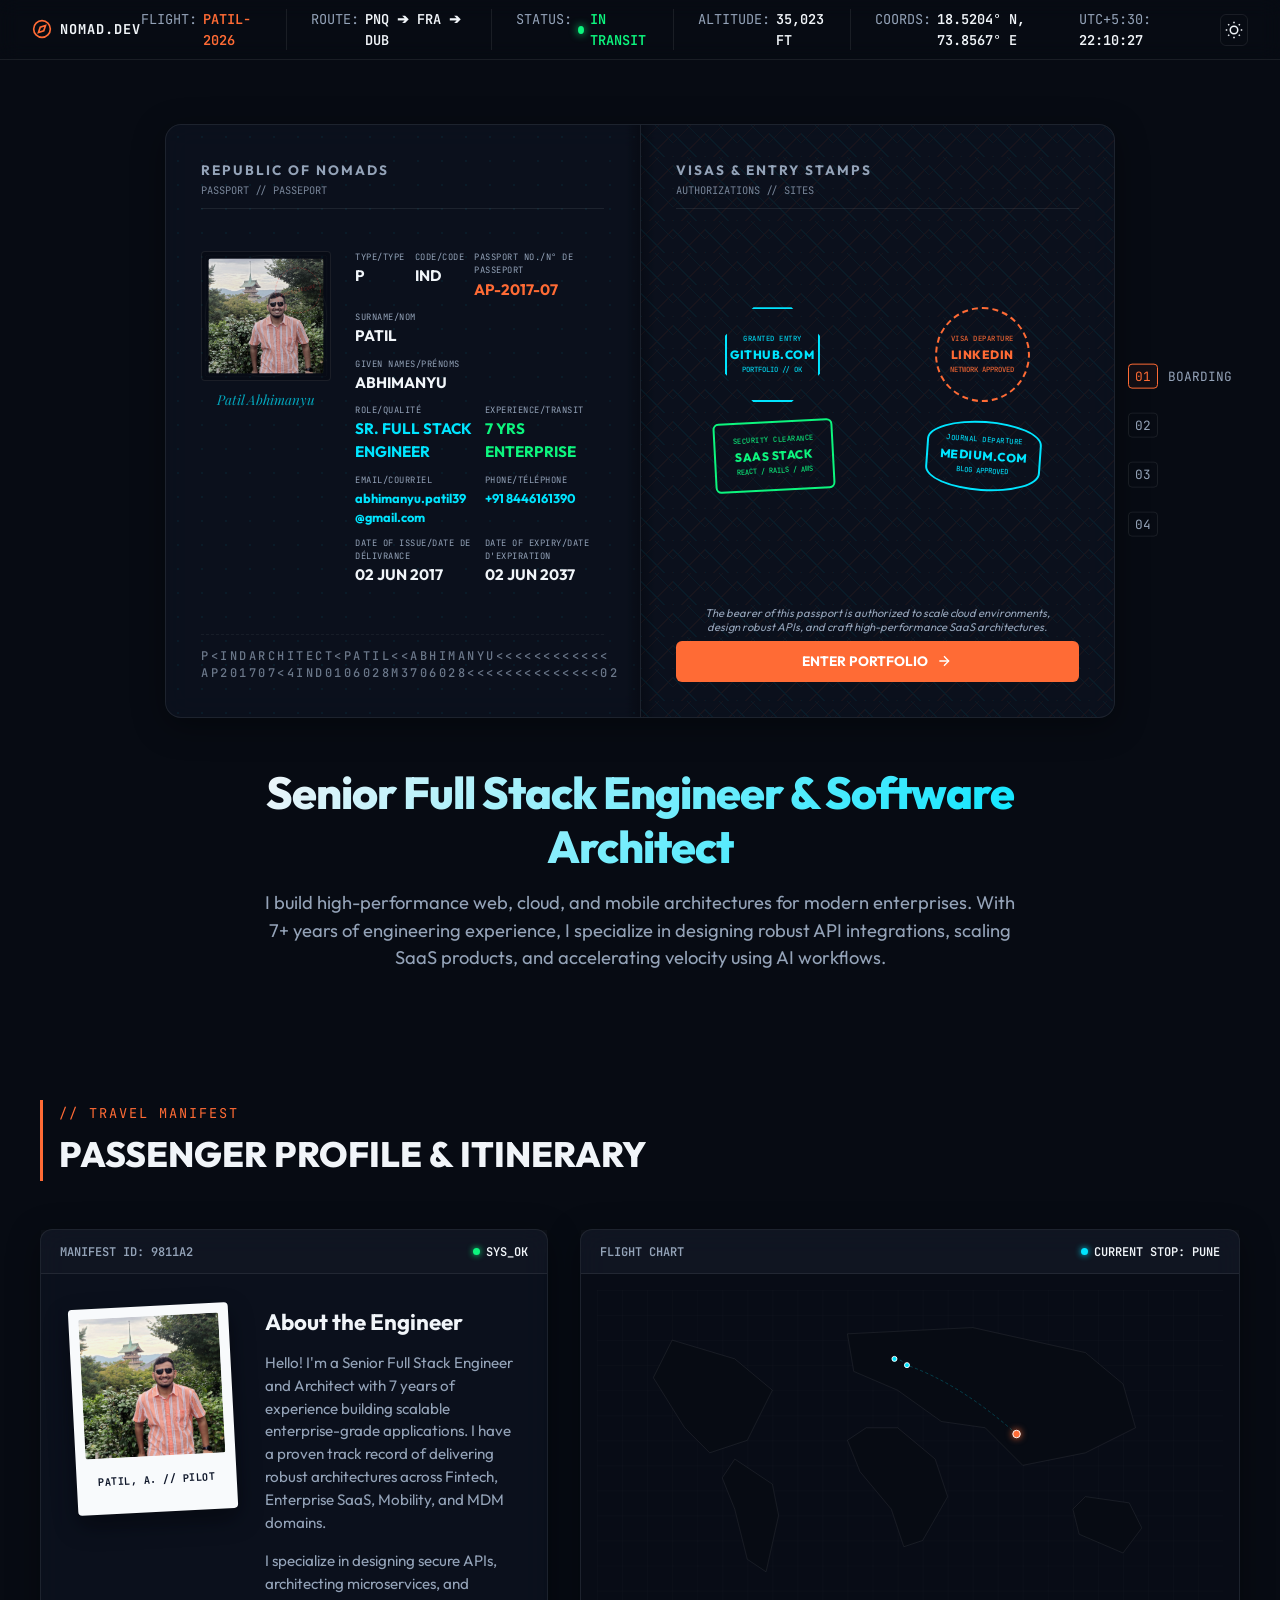
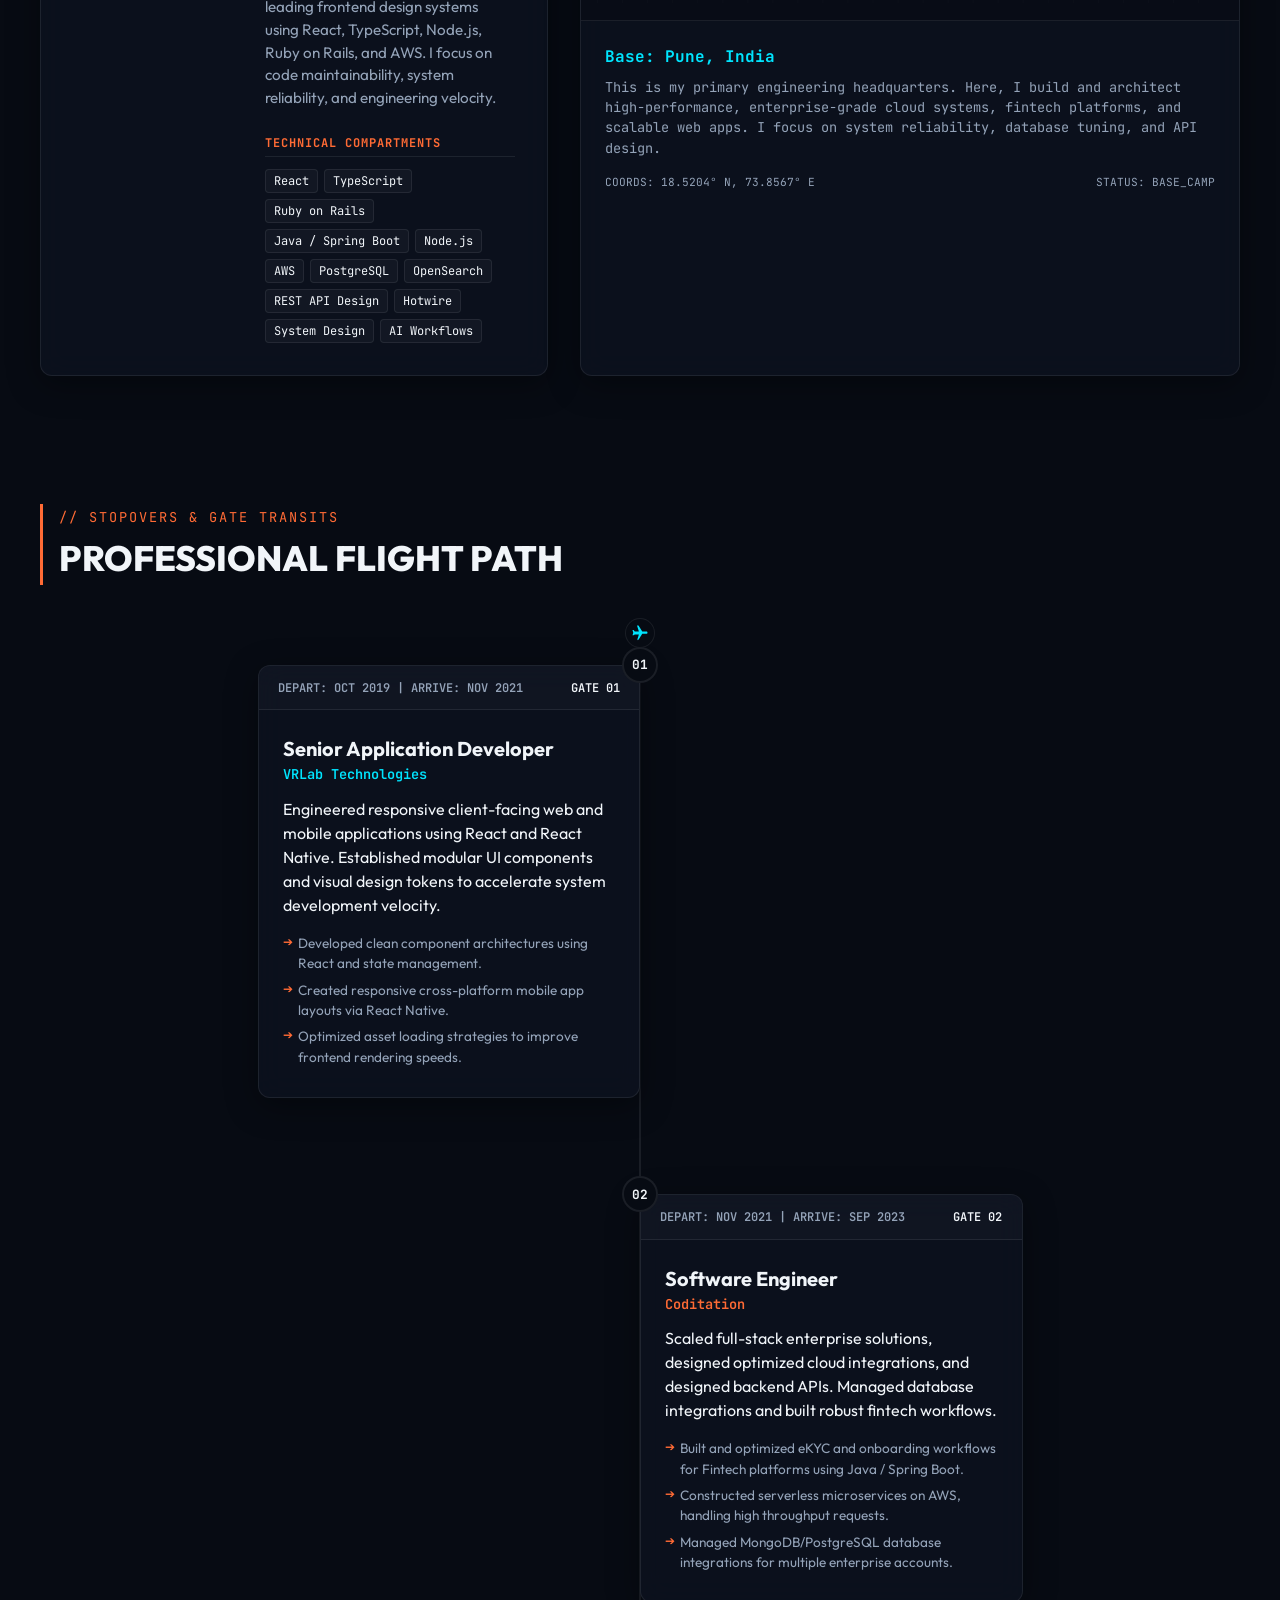
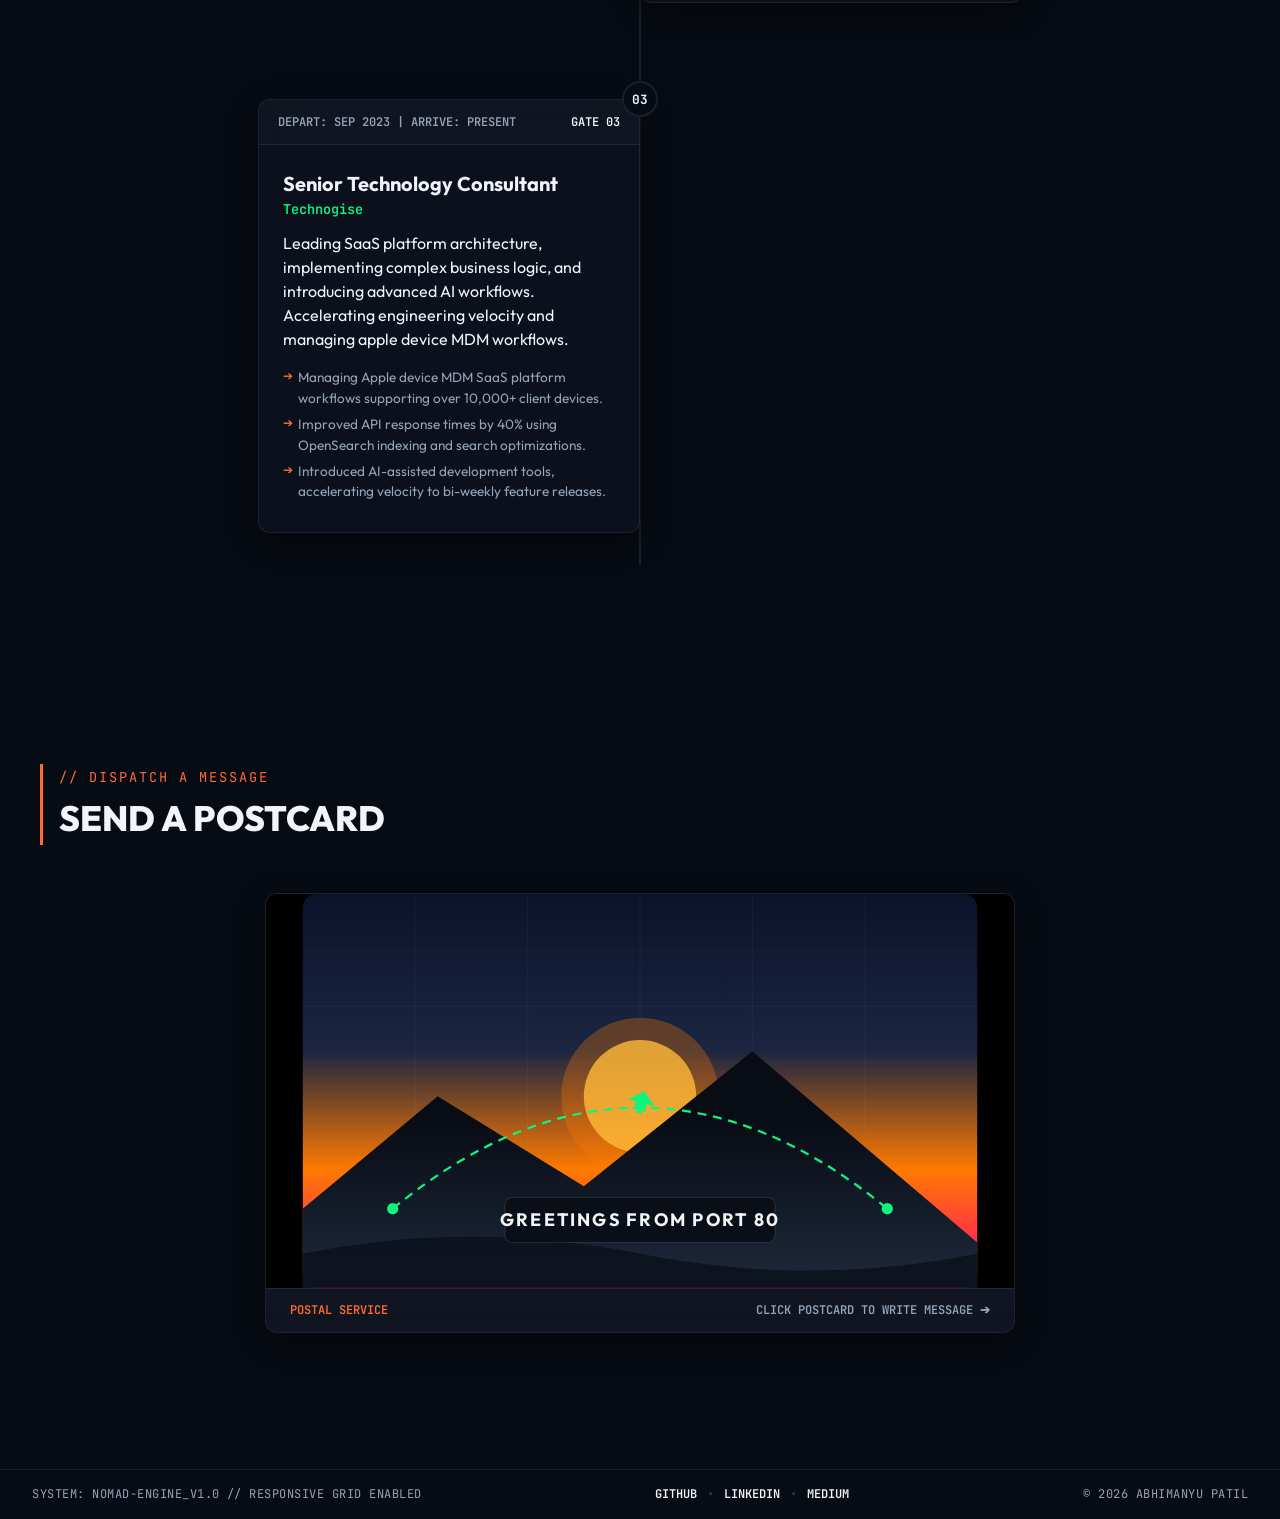
<file: index.html>
<!DOCTYPE html>
<html lang="en">
<head>
  <meta charset="UTF-8">
  <meta name="viewport" content="width=device-width, initial-scale=1.0">
  
  <!-- Primary SEO Tags -->
  <title>Abhimanyu Patil | Senior Full Stack Engineer & Software Architect</title>
  <meta name="description" content="Personal career portfolio of Abhimanyu Patil, Senior Full Stack Engineer & Software Architect. 7+ years of experience building scalable enterprise SaaS, cloud architectures, and fintech systems.">
  <meta name="keywords" content="Senior Full Stack Engineer, Software Architect, React Developer, Node.js developer, Ruby on Rails developer, AWS Certified, Abhimanyu Patil resume">
  <meta name="author" content="Abhimanyu Patil">
  
  <!-- Open Graph / Facebook -->
  <meta property="og:type" content="website">
  <meta property="og:url" content="https://abhimanyupatil.com/career.html">
  <meta property="og:title" content="Abhimanyu Patil | Senior Full Stack Engineer & Software Architect">
  <meta property="og:description" content="Personal career portfolio of Abhimanyu Patil, Senior Full Stack Engineer & Software Architect. 7+ years of experience building scalable enterprise SaaS, cloud architectures, and fintech systems.">
  <meta property="og:image" content="https://abhimanyupatil.com/passport-photo.jpg">

  <!-- Twitter -->
  <meta property="twitter:card" content="summary_large_image">
  <meta property="twitter:url" content="https://abhimanyupatil.com/career.html">
  <meta property="twitter:title" content="Abhimanyu Patil | Senior Full Stack Engineer & Software Architect">
  <meta property="twitter:description" content="Personal career portfolio of Abhimanyu Patil, Senior Full Stack Engineer & Software Architect. 7+ years of experience building scalable enterprise SaaS, cloud architectures, and fintech systems.">
  <meta property="twitter:image" content="https://abhimanyupatil.com/passport-photo.jpg">

  <!-- JSON-LD Structured Data Schema -->
  <script type="application/ld+json">
  {
    "@context": "https://schema.org",
    "@type": "Person",
    "@id": "https://abhimanyupatil.com/career.html#person",
    "name": "Abhimanyu Patil",
    "jobTitle": "Senior Full Stack Engineer & Software Architect",
    "url": "https://abhimanyupatil.com/career.html",
    "sameAs": [
      "https://github.com/abhimanyuPatil",
      "https://www.linkedin.com/in/abhimanyu-patil-190695123",
      "https://medium.com/@abhimanyu.patil"
    ],
    "address": {
      "@type": "PostalAddress",
      "addressLocality": "Pune",
      "addressRegion": "Maharashtra",
      "addressCountry": "IN"
    },
    "description": "Abhimanyu Patil is a Senior Full Stack Engineer and Software Architect based in Pune, India. 7+ years of experience building high-performance web, cloud, and mobile architectures using React, Node.js, Ruby on Rails, and AWS.",
    "knowsAbout": [
      "Full Stack Engineering",
      "Software Architecture",
      "React & Frontend Design Systems",
      "REST API Design & Microservices",
      "AWS Cloud Computing",
      "Ruby on Rails & Database Optimization"
    ]
  }
  </script>

  <!-- Modern Fonts -->
  <link rel="preconnect" href="https://fonts.googleapis.com">
  <link rel="preconnect" href="https://fonts.gstatic.com" crossorigin>
  <link href="https://fonts.googleapis.com/css2?family=Outfit:wght@300;400;500;600;700;800&family=JetBrains+Mono:wght@300;400;500;600;700&family=Playfair+Display:ital,wght@1,400;1,500;1,600&display=swap" rel="stylesheet">
  
  <link rel="stylesheet" href="index.css">
  
  <!-- Prevent FOUC for user-selected or system color scheme -->
  <meta name="color-scheme" content="dark">
  <script>
    {
      const colorScheme = localStorage.getItem("color-scheme") || "dark";
      document.querySelector('meta[name="color-scheme"]').content = colorScheme;
      if (colorScheme === 'light') {
        document.documentElement.classList.add('light-mode');
      }
    }
  </script>
</head>
<body>
  
  <!-- Page Loader Overlay -->
  <div id="page-loader" class="page-loader">
    <div class="loader-content">
      <svg class="loader-plane" viewBox="0 0 24 24" fill="currentColor">
        <path d="M21 16v-2l-8-5V3.5c0-.83-.67-1.5-1.5-1.5S10 2.67 10 3.5V9l-8 5v2l8-2.5V19l-2 1.5V22l3.5-1 3.5 1v-1.5L14 19v-5.5l8 2.5z"/>
      </svg>
      <h2 class="loader-title">NOMAD.DEV // BOOTING</h2>
      <div class="loader-console">
        <div class="console-line" id="loader-line-1">&gt; INITIALIZING NOMAD CORE_V1...</div>
        <div class="console-line" id="loader-line-2" style="opacity: 0;">&gt; SYNCING FLIGHT TELEMETRY...</div>
        <div class="console-line" id="loader-line-3" style="opacity: 0;">&gt; GENERATING PASSPORT CREDENTIALS...</div>
      </div>
      <div class="loader-progress-bar">
        <div class="loader-progress" id="loader-progress"></div>
      </div>
    </div>
  </div>

  <!-- Flight Instrument Status Banner (Header) -->
  <header class="dashboard-header" id="header-nav">
    <div class="hud-logo">
      <svg class="compass-icon" viewBox="0 0 24 24" fill="none" stroke="currentColor" stroke-width="2">
        <circle cx="12" cy="12" r="10"></circle>
        <polygon points="16.24,7.76 14.12,14.12 7.76,16.24 9.88,9.88"></polygon>
      </svg>
      <span class="brand-title">NOMAD.DEV</span>
    </div>
    
    <!-- Real-time Ticker Data -->
    <div class="dashboard-ticker">
      <div class="ticker-item">
        <span class="ticker-label">FLIGHT:</span>
        <span class="ticker-value text-orange">PATIL-2026</span>
      </div>
      <div class="ticker-item hide-mobile">
        <span class="ticker-label">ROUTE:</span>
        <span class="ticker-value">PNQ ➔ FRA ➔ DUB</span>
      </div>
      <div class="ticker-item">
        <span class="ticker-label">STATUS:</span>
        <span class="ticker-value text-green badge-pulse">IN TRANSIT</span>
      </div>
      <div class="ticker-item hide-tablet">
        <span class="ticker-label">ALTITUDE:</span>
        <span class="ticker-value" id="altitude-ticker">35,000 FT</span>
      </div>
      <div class="ticker-item hide-mobile">
        <span class="ticker-label">COORDS:</span>
        <span class="ticker-value" id="coords-ticker">28.5562° N, 77.1000° E</span>
      </div>
    </div>
    
    <!-- Time & Theme Controls -->
    <div class="header-controls">
      <div class="local-time-display">
        <span class="ticker-label">UTC+5:30:</span>
        <span class="ticker-value" id="clock-display">14:30:00</span>
      </div>
      <button class="theme-toggle-btn" aria-label="Toggle Light/Dark Theme" id="theme-toggle">
        <svg class="sun-icon" viewBox="0 0 24 24" fill="none" stroke="currentColor" stroke-width="2">
          <circle cx="12" cy="12" r="5"></circle>
          <line x1="12" y1="1" x2="12" y2="3"></line>
          <line x1="12" y1="21" x2="12" y2="23"></line>
          <line x1="4.22" y1="4.22" x2="5.64" y2="5.64"></line>
          <line x1="18.36" y1="18.36" x2="19.78" y2="19.78"></line>
          <line x1="1" y1="12" x2="3" y2="12"></line>
          <line x1="21" y1="12" x2="23" y2="12"></line>
          <line x1="4.22" y1="19.78" x2="5.64" y2="18.36"></line>
          <line x1="18.36" y1="5.64" x2="19.78" y2="4.22"></line>
        </svg>
      </button>
      <button class="mobile-menu-btn" aria-label="Toggle Menu" id="mobile-menu-toggle">
        <span></span>
        <span></span>
        <span></span>
      </button>
    </div>
  </header>

  <!-- Mobile Drawer Navigation -->
  <nav class="mobile-nav" id="mobile-nav-drawer" aria-hidden="true">
    <a href="#hero" class="mobile-nav-link">[ 01 : BOARDING ]</a>
    <a href="#about" class="mobile-nav-link">[ 02 : ITINERARY ]</a>
    <a href="#timeline" class="mobile-nav-link">[ 03 : FLIGHT LOG ]</a>
    <a href="#contact" class="mobile-nav-link">[ 04 : POSTBOX ]</a>
  </nav>

  <!-- Desktop HUD Overlay (Floating Side Navigation) -->
  <nav class="desktop-side-nav">
    <ul class="nav-links">
      <li><a href="#hero" class="active"><span class="nav-num">01</span><span class="nav-text">BOARDING</span></a></li>
      <li><a href="#about"><span class="nav-num">02</span><span class="nav-text">ITINERARY</span></a></li>
      <li><a href="#timeline"><span class="nav-num">03</span><span class="nav-text">FLIGHT LOG</span></a></li>
      <li><a href="#contact"><span class="nav-num">04</span><span class="nav-text">POSTBOX</span></a></li>
    </ul>
  </nav>

  <main>
    
    <!-- SECTION 1: HERO / BOARDING PASS -->
    <section id="hero" class="hero-section">
      <div class="hero-container">
        
        <!-- Passport Container -->
        <div class="passport-book shadow-glow">
          
          <!-- Left Page: Biodata Page -->
          <div class="passport-page page-bio">
            <div class="passport-watermark-bg"></div>
            
            <div class="passport-page-header">
              <span class="passport-header-country">REPUBLIC OF NOMADS</span>
              <span class="passport-header-doc">PASSPORT // PASSEPORT</span>
            </div>
            
            <div class="passport-bio-content">
              <!-- Passport Photo Frame -->
              <div class="passport-photo-container">
                <svg class="passport-photo-svg" viewBox="0 0 200 200">
                  <defs>
                    <linearGradient id="passportSunset" x1="0%" y1="0%" x2="100%" y2="100%">
                      <stop offset="0%" stop-color="#ff7a00" stop-opacity="0.15" />
                      <stop offset="100%" stop-color="#7a00ff" stop-opacity="0.15" />
                    </linearGradient>
                    <clipPath id="photoClip">
                      <rect x="10" y="10" width="180" height="180" rx="4" />
                    </clipPath>
                  </defs>
                  <rect width="190" height="190" x="5" y="5" rx="4" fill="none" stroke="rgba(255,255,255,0.03)" stroke-width="1"/>
                  <!-- Background skyline watermark -->
                  <circle cx="100" cy="100" r="95" fill="none" stroke="rgba(255,255,255,0.04)" stroke-width="1.5"/>
                  <!-- Mountain grid watermark -->
                  <path d="M5,170 L40,110 L80,150 L140,80 L195,170 Z" fill="none" stroke="rgba(255,255,255,0.04)" stroke-width="1"/>
                  
                  <!-- Passport Photo Image -->
                  <image href="passport-photo.jpg" x="10" y="10" width="180" height="180" clip-path="url(#photoClip)" preserveAspectRatio="xMidYMid slice" class="passport-avatar"/>
                  
                  <!-- Light red stamp watermark overlay -->
                  <circle cx="150" cy="60" r="35" fill="none" stroke="rgba(239, 68, 68, 0.25)" stroke-width="1.5" stroke-dasharray="4 2"/>
                  <text x="150" y="63" font-family="'Outfit', sans-serif" font-weight="700" font-size="7" fill="rgba(239, 68, 68, 0.25)" text-anchor="middle" transform="rotate(-15 150 60)">PHOTO SECURE</text>
                </svg>
                <div class="passport-photo-sig">Patil Abhimanyu</div>
              </div>
              
              <!-- Passport Details Grid -->
              <div class="passport-details-grid">
                <div class="details-row-triple">
                  <div class="details-cell">
                    <span class="passport-label">Type/Type</span>
                    <span class="passport-value font-mono">P</span>
                  </div>
                  <div class="details-cell">
                    <span class="passport-label">Code/Code</span>
                    <span class="passport-value font-mono">IND</span>
                  </div>
                  <div class="details-cell">
                    <span class="passport-label">Passport No./N° de passeport</span>
                    <span class="passport-value font-mono text-orange">AP-2017-07</span>
                  </div>
                </div>
                
                <div class="details-cell">
                  <span class="passport-label">Surname/Nom</span>
                  <span class="passport-value">PATIL</span>
                </div>
                
                <div class="details-cell">
                  <span class="passport-label">Given Names/Prénoms</span>
                  <span class="passport-value">ABHIMANYU</span>
                </div>
                
                <div class="details-row-double">
                  <div class="details-cell">
                    <span class="passport-label">Role/Qualité</span>
                    <span class="passport-value text-blue">SR. FULL STACK ENGINEER</span>
                  </div>
                  <div class="details-cell">
                    <span class="passport-label">Experience/Transit</span>
                    <span class="passport-value text-green">7 YRS ENTERPRISE</span>
                  </div>
                </div>
                
                <div class="details-row-double">
                  <div class="details-cell">
                    <span class="passport-label">Email/Courriel</span>
                    <span class="passport-value-small"><a href="mailto:abhimanyu.patil39@gmail.com" class="passport-link">abhimanyu.patil39@gmail.com</a></span>
                  </div>
                  <div class="details-cell">
                    <span class="passport-label">Phone/Téléphone</span>
                    <span class="passport-value-small"><a href="tel:+918446161390" class="passport-link">+91 8446161390</a></span>
                  </div>
                </div>
                
                <div class="details-row-double">
                  <div class="details-cell">
                    <span class="passport-label">Date of Issue/Date de délivrance</span>
                    <span class="passport-value font-mono">02 JUN 2017</span>
                  </div>
                  <div class="details-cell">
                    <span class="passport-label">Date of Expiry/Date d'expiration</span>
                    <span class="passport-value font-mono">02 JUN 2037</span>
                  </div>
                </div>
              </div>
            </div>
            
            <!-- Machine Readable Zone (MRZ) -->
              <div class="passport-mrz">
                <div class="mrz-line">P&lt;INDARCHITECT&lt;PATIL&lt;&lt;ABHIMANYU&lt;&lt;&lt;&lt;&lt;&lt;&lt;&lt;&lt;&lt;&lt;&lt;</div>
                <div class="mrz-line">AP201707&lt;4IND0106028M3706028&lt;&lt;&lt;&lt;&lt;&lt;&lt;&lt;&lt;&lt;&lt;&lt;&lt;&lt;02</div>
              </div>
          </div>
          
          <!-- Right Page: Visa & Social Permits Page -->
          <div class="passport-page page-visa">
            <div class="passport-watermark-bg visa-grid"></div>
            
            <div class="passport-page-header">
              <span class="passport-header-country">VISAS & ENTRY STAMPS</span>
              <span class="passport-header-doc">AUTHORIZATIONS // SITES</span>
            </div>
            
            <div class="visa-stamps-container">
              <!-- Row 1: GitHub / LinkedIn Stamp Badges -->
              <div class="visa-row">
                <a href="https://github.com/abhimanyuPatil/" target="_blank" rel="noopener noreferrer" class="visa-stamp stamp-octagonal stamp-blue" aria-label="Visit GitHub Profile">
                  <span class="visa-stamp-label">GRANTED ENTRY</span>
                  <span class="visa-stamp-main">GITHUB.COM</span>
                  <span class="visa-stamp-sub">PORTFOLIO // OK</span>
                </a>
                
                <a href="https://www.linkedin.com/in/abhimanyu-patil91/" target="_blank" rel="noopener noreferrer" class="visa-stamp stamp-circular stamp-orange" aria-label="Visit LinkedIn Profile">
                  <span class="visa-stamp-label">VISA DEPARTURE</span>
                  <span class="visa-stamp-main">LINKEDIN</span>
                  <span class="visa-stamp-sub">NETWORK APPROVED</span>
                </a>
              </div>
              
              <!-- Row 2: Tech stack stamps watermarks -->
              <div class="visa-row">
                <div class="visa-stamp stamp-rectangular stamp-green">
                  <span class="visa-stamp-label">SECURITY CLEARANCE</span>
                  <span class="visa-stamp-main">SAAS STACK</span>
                  <span class="visa-stamp-sub">REACT / RAILS / AWS</span>
                </div>
                
                <a href="https://medium.com/@abhimanyu.patil" target="_blank" rel="noopener noreferrer" class="visa-stamp stamp-elliptical stamp-blue" aria-label="Visit Medium Blog">
                  <span class="visa-stamp-label">JOURNAL DEPARTURE</span>
                  <span class="visa-stamp-main">MEDIUM.COM</span>
                  <span class="visa-stamp-sub">BLOG APPROVED</span>
                </a>
              </div>
            </div>
            
            <div class="visa-footer-action">
              <p class="visa-declaration">The bearer of this passport is authorized to scale cloud environments, design robust APIs, and craft high-performance SaaS architectures.</p>
              <button class="passport-enter-btn" id="hero-board-btn">
                <span>ENTER PORTFOLIO</span>
                <svg viewBox="0 0 24 24" fill="none" stroke="currentColor" stroke-width="2">
                  <line x1="5" y1="12" x2="19" y2="12"></line>
                  <polyline points="12 5 19 12 12 19"></polyline>
                </svg>
              </button>
            </div>
          </div>
        </div>
        
        <div class="hero-intro-text">
          <h1>Senior Full Stack Engineer & Software Architect</h1>
          <p>I build high-performance web, cloud, and mobile architectures for modern enterprises. With 7+ years of engineering experience, I specialize in designing robust API integrations, scaling SaaS products, and accelerating velocity using AI workflows.</p>
        </div>
        
      </div>
    </section>

    <!-- SECTION 2: ABOUT / TRAVEL ITINERARY -->
    <section id="about" class="about-section">
      <div class="section-container">
        
        <div class="section-header">
          <span class="section-subtitle">// TRAVEL MANIFEST</span>
          <h2 class="section-title">Passenger Profile & Itinerary</h2>
        </div>
        
        <div class="about-grid">
          <!-- Column 1: Passenger Manifest / Bio -->
          <div class="about-manifest-card glass-panel shadow-glow">
            <div class="card-header-accent">
              <span class="manifest-no">MANIFEST ID: 9811A2</span>
              <span class="status-indicator online">SYS_OK</span>
            </div>
            
            <div class="manifest-content">
              <div class="avatar-polaroid">
                <div class="polaroid-frame">
                  <!-- Polaroid Photo Image -->
                  <img src="passport-photo.jpg" class="avatar-img" alt="Abhimanyu Patil Polaroid Avatar"/>
                  <div class="polaroid-label">PATIL, A. // PILOT</div>
                </div>
              </div>
              
              <div class="manifest-text">
                <h3>About the Engineer</h3>
                <p>Hello! I'm a Senior Full Stack Engineer and Architect with 7 years of experience building scalable enterprise-grade applications. I have a proven track record of delivering robust architectures across Fintech, Enterprise SaaS, Mobility, and MDM domains.</p>
                <p>I specialize in designing secure APIs, architecting microservices, and leading frontend design systems using React, TypeScript, Node.js, Ruby on Rails, and AWS. I focus on code maintainability, system reliability, and engineering velocity.</p>
                
                <h4 class="manifest-subheading">TECHNICAL COMPARTMENTS</h4>
                <div class="skill-tags">
                  <span class="skill-tag">React</span>
                  <span class="skill-tag">TypeScript</span>
                  <span class="skill-tag">Ruby on Rails</span>
                  <span class="skill-tag">Java / Spring Boot</span>
                  <span class="skill-tag">Node.js</span>
                  <span class="skill-tag">AWS</span>
                  <span class="skill-tag">PostgreSQL</span>
                  <span class="skill-tag">OpenSearch</span>
                  <span class="skill-tag">REST API Design</span>
                  <span class="skill-tag">Hotwire</span>
                  <span class="skill-tag">System Design</span>
                  <span class="skill-tag">AI Workflows</span>
                </div>
              </div>
            </div>
          </div>
          
          <!-- Column 2: Interactive Travel Map -->
          <div class="about-map-card glass-panel shadow-glow">
            <div class="card-header-accent">
              <span class="manifest-no">FLIGHT CHART</span>
              <span class="status-indicator location" id="active-location-name">CURRENT STOP: PUNE</span>
            </div>
            
            <div class="map-container">
              <!-- World Map Outline SVG with plotted points -->
              <svg class="world-map-svg" viewBox="0 0 1000 500" xmlns="http://www.w3.org/2000/svg">
                <!-- Grid lines to evoke coordinate chart -->
                <defs>
                  <pattern id="grid" width="40" height="40" patternUnits="userSpaceOnUse">
                    <path d="M 40 0 L 0 0 0 40" fill="none" stroke="rgba(255,255,255,0.03)" stroke-width="1"/>
                  </pattern>
                </defs>
                <rect width="100%" height="100%" fill="url(#grid)" />
                
                <!-- World Map Continent Silhouettes (Sleek Minimal Geometries) -->
                <!-- North America -->
                <path class="map-land" d="M120,80 L220,110 L280,160 L240,240 L180,260 L140,220 L90,140 Z" />
                <!-- South America -->
                <path class="map-land" d="M220,270 L280,310 L290,360 L270,450 L240,430 L220,350 L200,300 Z" />
                <!-- Africa -->
                <path class="map-land" d="M430,220 L480,220 L540,270 L560,330 L520,400 L490,410 L470,350 L420,290 L400,240 Z" />
                <!-- Eurasia / Europe / Asia -->
                <path class="map-land" d="M400,70 L600,60 L780,100 L840,150 L860,220 L780,260 L680,280 L620,220 L550,210 L480,160 L410,130 Z" />
                <!-- Australia -->
                <path class="map-land" d="M780,330 L850,340 L870,380 L840,420 L770,390 L760,350 Z" />
                
                <!-- Interactive Flight Lines -->
                <path class="map-flight-arc" id="arc-pune-frankfurt" d="M 670,230 Q 580,150 495,120" />
                <path class="map-flight-arc" id="arc-frankfurt-dublin" d="M 495,120 Q 485,110 475,110" />
                
                <!-- Coordinate Pin 1: Pune (Home Base) -->
                <g class="map-pin active" data-location="pune" transform="translate(670, 230)">
                  <circle class="pin-pulse" r="10"></circle>
                  <circle class="pin-dot" r="4"></circle>
                </g>
                
                <!-- Coordinate Pin 2: Frankfurt (Preferred Stopover) -->
                <g class="map-pin" data-location="frankfurt" transform="translate(495, 120)">
                  <circle class="pin-pulse" r="10"></circle>
                  <circle class="pin-dot" r="4"></circle>
                </g>
                
                <!-- Coordinate Pin 3: Dublin (Preferred Destination) -->
                <g class="map-pin" data-location="dublin" transform="translate(475, 110)">
                  <circle class="pin-pulse" r="10"></circle>
                  <circle class="pin-dot" r="4"></circle>
                </g>
              </svg>
            </div>
            
             <!-- Information Display for Hovered / Clicked Pin -->
            <div class="map-info-readout" id="map-readout-box">
              <h4 id="readout-title">Base: Pune, India</h4>
              <p id="readout-details">This is my primary engineering headquarters. Here, I build and architect high-performance, enterprise-grade cloud systems, fintech platforms, and scalable web apps. I focus on system reliability, database tuning, and API design.</p>
              <div class="readout-meta">
                <span>COORDS: 18.5204° N, 73.8567° E</span>
                <span>STATUS: BASE_CAMP</span>
              </div>
            </div>
          </div>
        </div>
        
      </div>
    </section>

    <!-- SECTION 3: TIMELINE / FLIGHT LOG -->
    <section id="timeline" class="timeline-section">
      <div class="section-container">
        
        <div class="section-header">
          <span class="section-subtitle">// STOPOVERS & GATE TRANSITS</span>
          <h2 class="section-title">Professional Flight Path</h2>
        </div>
        
        <!-- Experience Map / Flight Path Timeline -->
        <div class="timeline-container">
          
          <!-- Animated flight route line -->
          <div class="timeline-route-line-bg"></div>
          <div class="timeline-route-line-active" id="active-flight-line"></div>
          
          <!-- Tiny Airplane that follows scroll -->
          <div class="scrolling-airplane" id="scroll-airplane">
            <svg viewBox="0 0 24 24" fill="currentColor">
              <path d="M21 16v-2l-8-5V3.5c0-.83-.67-1.5-1.5-1.5S10 2.67 10 3.5V9l-8 5v2l8-2.5V19l-2 1.5V22l3.5-1 3.5 1v-1.5L14 19v-5.5l8 2.5z"/>
            </svg>
          </div>
          
          <!-- Stop 1: Senior Application Developer (Left side) -->
          <div class="timeline-item stop-left" id="timeline-stop-1">
            <div class="timeline-badge">
              <span class="stop-number">01</span>
            </div>
            
            <div class="timeline-content-card glass-panel shadow-glow">
              <div class="card-header-accent">
                <span class="manifest-no">DEPART: OCT 2019 | ARRIVE: NOV 2021</span>
                <span class="terminal-gate">GATE 01</span>
              </div>
              <div class="card-body-content">
                <h3 class="role-title">Senior Application Developer</h3>
                <h4 class="company-name text-blue">VRLab Technologies</h4>
                <p>Engineered responsive client-facing web and mobile applications using React and React Native. Established modular UI components and visual design tokens to accelerate system development velocity.</p>
                
                <ul class="achievements-list">
                  <li>Developed clean component architectures using React and state management.</li>
                  <li>Created responsive cross-platform mobile app layouts via React Native.</li>
                  <li>Optimized asset loading strategies to improve frontend rendering speeds.</li>
                </ul>
              </div>
              
              <!-- Passport Stamp Overlay -->
              <div class="passport-stamp stamp-blue" id="stamp-gate-1">
                <div class="stamp-border">
                  <span class="stamp-text-top">TRANSIT GRANTED</span>
                  <span class="stamp-text-center">GATE 01 // OK</span>
                  <span class="stamp-text-bottom">VRLAB.TECH</span>
                </div>
              </div>
            </div>
          </div>
          
          <!-- Stop 2: Software Engineer (Right side) -->
          <div class="timeline-item stop-right" id="timeline-stop-2">
            <div class="timeline-badge">
              <span class="stop-number">02</span>
            </div>
            
            <div class="timeline-content-card glass-panel shadow-glow">
              <div class="card-header-accent">
                <span class="manifest-no">DEPART: NOV 2021 | ARRIVE: SEP 2023</span>
                <span class="terminal-gate">GATE 02</span>
              </div>
              <div class="card-body-content">
                <h3 class="role-title">Software Engineer</h3>
                <h4 class="company-name text-orange">Coditation</h4>
                <p>Scaled full-stack enterprise solutions, designed optimized cloud integrations, and designed backend APIs. Managed database integrations and built robust fintech workflows.</p>
                
                <ul class="achievements-list">
                  <li>Built and optimized eKYC and onboarding workflows for Fintech platforms using Java / Spring Boot.</li>
                  <li>Constructed serverless microservices on AWS, handling high throughput requests.</li>
                  <li>Managed MongoDB/PostgreSQL database integrations for multiple enterprise accounts.</li>
                </ul>
              </div>
              
              <!-- Passport Stamp Overlay -->
              <div class="passport-stamp stamp-orange" id="stamp-gate-2">
                <div class="stamp-border-double">
                  <span class="stamp-text-top">IMMIGRATION</span>
                  <span class="stamp-text-center">PASSED SEC</span>
                  <span class="stamp-text-bottom">CODITATION.2023</span>
                </div>
              </div>
            </div>
          </div>

          <!-- Stop 3: Senior Technology Consultant (Left side) -->
          <div class="timeline-item stop-left" id="timeline-stop-3">
            <div class="timeline-badge">
              <span class="stop-number">03</span>
            </div>
            
            <div class="timeline-content-card glass-panel shadow-glow">
              <div class="card-header-accent">
                <span class="manifest-no">DEPART: SEP 2023 | ARRIVE: PRESENT</span>
                <span class="terminal-gate">GATE 03</span>
              </div>
              <div class="card-body-content">
                <h3 class="role-title">Senior Technology Consultant</h3>
                <h4 class="company-name text-green">Technogise</h4>
                <p>Leading SaaS platform architecture, implementing complex business logic, and introducing advanced AI workflows. Accelerating engineering velocity and managing apple device MDM workflows.</p>
                
                <ul class="achievements-list">
                  <li>Managing Apple device MDM SaaS platform workflows supporting over 10,000+ client devices.</li>
                  <li>Improved API response times by 40% using OpenSearch indexing and search optimizations.</li>
                  <li>Introduced AI-assisted development tools, accelerating velocity to bi-weekly feature releases.</li>
                </ul>
              </div>
              
              <!-- Passport Stamp Overlay -->
              <div class="passport-stamp stamp-green" id="stamp-gate-3">
                <div class="stamp-border">
                  <span class="stamp-text-top">ENTRY GRANTED</span>
                  <span class="stamp-text-center">GATE 03 // OK</span>
                  <span class="stamp-text-bottom">TECHNOGISE.DEV</span>
                </div>
              </div>
            </div>
          </div>
          
        </div>
        
      </div>
    </section>

    <!-- SECTION 4: CONTACT / DIGITAL POSTCARD -->
    <section id="contact" class="contact-section">
      <div class="section-container">
        
        <div class="section-header">
          <span class="section-subtitle">// DISPATCH A MESSAGE</span>
          <h2 class="section-title">Send a Postcard</h2>
        </div>
        
        <!-- Postcard flip card container -->
        <div class="postcard-wrapper">
          <div class="postcard" id="postcard-card">
            
            <!-- Front of the postcard -->
            <div class="postcard-front glass-panel shadow-glow">
              <div class="postcard-art-container">
                <!-- Gorgeous Vector Sunset & Mountain scenery -->
                <svg class="postcard-illustration" viewBox="0 0 600 350" fill="none" xmlns="http://www.w3.org/2000/svg">
                  <defs>
                    <linearGradient id="skyGrad" x1="300" y1="0" x2="300" y2="350" gradientUnits="userSpaceOnUse">
                      <stop offset="0%" stop-color="#0b132b" />
                      <stop offset="40%" stop-color="#1c2541" />
                      <stop offset="70%" stop-color="#ff7a00" />
                      <stop offset="100%" stop-color="#ff007a" />
                    </linearGradient>
                    <linearGradient id="mountainGrad" x1="300" y1="200" x2="300" y2="350" gradientUnits="userSpaceOnUse">
                      <stop offset="0%" stop-color="#080c14" />
                      <stop offset="100%" stop-color="#1e293b" />
                    </linearGradient>
                  </defs>
                  
                  <!-- Sky background -->
                  <rect width="600" height="350" rx="12" fill="url(#skyGrad)"/>
                  
                  <!-- Grid patterns in background representing digital traveler theme -->
                  <path d="M 0,50 L 600,50 M 0,100 L 600,100 M 0,150 L 600,150 M 0,200 L 600,200 M 0,250 L 600,250 M 0,300 L 600,300" stroke="rgba(255,255,255,0.03)" stroke-width="1"/>
                  <path d="M 100,0 L 100,350 M 200,0 L 200,350 M 300,0 L 300,350 M 400,0 L 400,350 M 500,0 L 500,350" stroke="rgba(255,255,255,0.03)" stroke-width="1"/>
                  
                  <!-- Glowing sun -->
                  <circle cx="300" cy="180" r="50" fill="#ffd54f" opacity="0.8"/>
                  <circle cx="300" cy="180" r="70" fill="#ff7a00" opacity="0.3"/>
                  
                  <!-- Distant mountains -->
                  <path d="M 0,280 L 120,180 L 250,260 L 400,140 L 600,310 L 600,350 L 0,350 Z" fill="url(#mountainGrad)"/>
                  
                  <!-- Foreground detailed wireframe grids / terrain lines -->
                  <path d="M 0,320 Q 150,290 300,320 T 600,320 L 600,350 L 0,350 Z" fill="#0c111d" opacity="0.9"/>
                  
                  <!-- Dotted route arc -->
                  <path d="M 80,280 Q 300,100 520,280" stroke="#0df57e" stroke-width="2" stroke-dasharray="8 6"/>
                  <circle cx="80" cy="280" r="5" fill="#0df57e"/>
                  <circle cx="520" cy="280" r="5" fill="#0df57e"/>
                  
                  <!-- Flight icon along path -->
                  <g transform="translate(300, 190) rotate(15)">
                    <path d="M 0,-10 L 8,-3 L 3,-3 L 4,2 L 1,1 L 2,4 L 0,3 L -2,4 L -1,1 L -4,2 L -3,-3 L -8,-3 Z" fill="#0df57e" transform="scale(1.5)"/>
                  </g>
                  
                  <!-- Beautiful retro text banner -->
                  <rect x="180" y="270" width="240" height="40" rx="6" fill="rgba(8,12,20,0.85)" stroke="rgba(255,255,255,0.1)"/>
                  <text x="300" y="295" font-family="'Outfit', sans-serif" font-weight="700" font-size="16" fill="#f3f4f6" text-anchor="middle" letter-spacing="2">GREETINGS FROM PORT 80</text>
                </svg>
              </div>
              <div class="postcard-front-instructions">
                <span class="badge-hud">POSTAL SERVICE</span>
                <span class="action-prompt">CLICK POSTCARD TO WRITE MESSAGE ➔</span>
              </div>
            </div>
            
            <!-- Back of the postcard (Form) -->
            <div class="postcard-back glass-panel">
              <form class="postcard-form" id="contact-form" action="#" method="POST">
                
                <!-- Left Hand Side: Handwriting fields -->
                <div class="postcard-left">
                  <div class="form-instructions">
                    <span class="handwritten">Write your message below:</span>
                  </div>
                  
                  <div class="form-field">
                    <label for="form-name" class="handwritten-label">Dear Abhimanyu,</label>
                    <textarea id="form-msg" name="message" class="handwritten-input" placeholder="Type your message here..." required rows="5"></textarea>
                  </div>
                  
                  <div class="form-field inline-fields">
                    <span class="handwritten-label">Sincerely,</span>
                    <input type="text" id="form-name" name="name" class="handwritten-input" placeholder="Your Name" required>
                  </div>
                  <div class="form-field">
                    <input type="email" id="form-email" name="email" class="handwritten-input" placeholder="Your Email Address" required>
                  </div>
                </div>
                
                <!-- Divider in center -->
                <div class="postcard-divider"></div>
                
                <!-- Right Hand Side: Stamp, Address & Send button -->
                <div class="postcard-right">
                  <!-- Dotted Stamp Box -->
                  <div class="postcard-stamp-box" id="stamp-interactive-trigger">
                    <div class="inner-dotted-border">
                      <span class="stamp-prompt">PLACE STAMP HERE</span>
                      <!-- Stamp graphics (Fills in when clicked or on send) -->
                      <svg class="stamp-artwork" viewBox="0 0 100 100" id="contact-stamp-graphic">
                        <rect x="5" y="5" width="90" height="90" rx="4" fill="#080c14" stroke="#ff7a00" stroke-width="2"/>
                        <circle cx="50" cy="50" r="30" fill="none" stroke="#ff7a00" stroke-width="1" stroke-dasharray="4 2"/>
                        <polygon points="50,25 57,40 73,43 61,54 65,70 50,62 35,70 39,54 27,43 43,40" fill="#ff7a00"/>
                        <text x="50" y="90" font-family="'Outfit', sans-serif" font-weight="700" font-size="9" fill="#f3f4f6" text-anchor="middle">NOMAD POST</text>
                      </svg>
                    </div>
                  </div>
                  
                  <!-- Postmark over the stamp (Hidden initially, animates visible on success) -->
                  <div class="postal-cancellation-mark" id="cancellation-mark">
                    <svg viewBox="0 0 120 120">
                      <circle cx="60" cy="60" r="45" fill="none" stroke="rgba(239, 68, 68, 0.7)" stroke-width="2"/>
                      <circle cx="60" cy="60" r="38" fill="none" stroke="rgba(239, 68, 68, 0.7)" stroke-width="1"/>
                      <line x1="10" y1="40" x2="110" y2="40" stroke="rgba(239, 68, 68, 0.7)" stroke-width="1.5"/>
                      <line x1="5" y1="60" x2="115" y2="60" stroke="rgba(239, 68, 68, 0.7)" stroke-width="1.5"/>
                      <line x1="10" y1="80" x2="110" y2="80" stroke="rgba(239, 68, 68, 0.7)" stroke-width="1.5"/>
                      <text x="60" y="53" font-family="'Outfit', sans-serif" font-size="8" font-weight="600" fill="rgba(239, 68, 68, 0.7)" text-anchor="middle">PUNE (PNQ)</text>
                      <text x="60" y="73" font-family="'Outfit', sans-serif" font-size="8" font-weight="600" fill="rgba(239, 68, 68, 0.7)" text-anchor="middle">DISPATCHED</text>
                    </svg>
                  </div>
                  
                  <!-- Address Box -->
                  <div class="address-container">
                    <div class="address-line handwritten-label">To:</div>
                    <div class="address-line handwritten">Abhimanyu Patil</div>
                    <div class="address-line handwritten">Suite 404, Dev Terminal</div>
                    <div class="address-line handwritten">World Wide Web</div>
                  </div>
                  
                  <!-- Submit Button -->
                  <button type="submit" class="submit-postcard-btn" id="postcard-send-btn">
                    <span>DISPATCH POSTCARD</span>
                    <svg class="send-plane-icon" viewBox="0 0 24 24" fill="currentColor">
                      <path d="M2.01 21L23 12 2.01 3 2 10l15 2-15 2z"/>
                    </svg>
                  </button>
                  
                  <!-- Return Button to Flip back -->
                  <button type="button" class="flip-back-btn" id="postcard-flip-back">
                    ➔ Show Picture Side
                  </button>
                </div>
                
              </form>
            </div>
            
          </div>
        </div>
        
      </div>
    </section>

  </main>

  <!-- Dashboard Footer -->
  <footer class="dashboard-footer">
    <div class="footer-left">
      <span class="footer-meta">SYSTEM: NOMAD-ENGINE_V1.0</span>
      <span class="footer-meta hide-mobile">// RESPONSIVE GRID ENABLED</span>
    </div>
    
    <div class="footer-links">
      <a href="https://github.com/abhimanyuPatil/" target="_blank" rel="noopener noreferrer">GITHUB</a>
      <span class="footer-separator">•</span>
      <a href="https://www.linkedin.com/in/abhimanyu-patil91/" target="_blank" rel="noopener noreferrer">LINKEDIN</a>
      <span class="footer-separator">•</span>
      <a href="https://medium.com/@abhimanyu.patil" target="_blank" rel="noopener noreferrer">MEDIUM</a>
    </div>
    
    <div class="footer-right">
      <span class="footer-meta">© 2026 ABHIMANYU PATIL</span>
    </div>
  </footer>

  <script src="index.js"></script>
</body>
</html>
</file>
<file: index.css>
/* --- MODERN WEB DESIGN SYSTEM & GLOBAL RESET --- */
*, *::before, *::after {
  box-sizing: border-box;
  margin: 0;
  padding: 0;
}

/* Custom Properties for Theming */
:root {
  /* Default Dark Mode */
  --bg-primary: #070b13;
  --bg-secondary: #0d1220;
  --bg-card: rgba(13, 19, 33, 0.7);
  --border-color: rgba(255, 255, 255, 0.08);
  --text-primary: #f1f5f9;
  --text-secondary: #94a3b8;
  --accent-orange: #ff6b35;
  --accent-green: #0df57e;
  --accent-blue: #00e5ff;
  --accent-blue-rgb: 0, 229, 255;
  --accent-orange-rgb: 255, 107, 53;
  --glow-color: rgba(255, 107, 53, 0.25);
  --glass-blur: blur(14px);
  --card-shadow: 0 8px 32px 0 rgba(0, 0, 0, 0.37);
  --border-glow: 0 0 10px rgba(0, 229, 255, 0.15);
}

/* Explicit Light Mode Override */
.light-mode {
  --bg-primary: #f8fafc;
  --bg-secondary: #f1f5f9;
  --bg-card: rgba(255, 255, 255, 0.8);
  --border-color: rgba(15, 23, 42, 0.08);
  --text-primary: #0f172a;
  --text-secondary: #475569;
  --accent-orange: #ea580c;
  --accent-green: #16a34a;
  --accent-blue: #0284c7;
  --accent-blue-rgb: 2, 132, 199;
  --accent-orange-rgb: 234, 88, 12;
  --glow-color: rgba(234, 88, 12, 0.15);
  --card-shadow: 0 8px 32px 0 rgba(148, 163, 184, 0.2);
  --border-glow: 0 0 10px rgba(2, 132, 199, 0.1);
}

/* Base Body Setup */
html {
  scroll-behavior: smooth;
  font-size: 16px;
}

body {
  background-color: var(--bg-primary);
  color: var(--text-primary);
  font-family: 'Outfit', sans-serif;
  line-height: 1.5;
  overflow-x: hidden;
  transition: background-color 0.4s ease, color 0.4s ease;
}

/* Selection and Accent Override */
::selection {
  background-color: var(--accent-orange);
  color: #fff;
}

/* Custom Scrollbars */
::-webkit-scrollbar {
  width: 8px;
}
::-webkit-scrollbar-track {
  background: var(--bg-primary);
}
::-webkit-scrollbar-thumb {
  background: var(--border-color);
  border-radius: 4px;
}
::-webkit-scrollbar-thumb:hover {
  background: var(--accent-orange);
}

/* --- UTILITY CLASSES --- */
.text-orange { color: var(--accent-orange); }
.text-green { color: var(--accent-green); }
.text-blue { color: var(--accent-blue); }
.text-right { text-align: right; }

.badge-pulse {
  display: inline-flex;
  align-items: center;
  gap: 6px;
}
.badge-pulse::before {
  content: '';
  width: 8px;
  height: 8px;
  border-radius: 50%;
  background-color: var(--accent-green);
  box-shadow: 0 0 8px var(--accent-green);
  animation: pulse-glow 1.5s infinite;
}

.shadow-glow {
  box-shadow: var(--card-shadow);
  transition: box-shadow 0.3s ease, border-color 0.3s ease;
}
.shadow-glow:hover {
  box-shadow: var(--card-shadow), var(--border-glow);
  border-color: rgba(var(--accent-blue-rgb), 0.3);
}

.glass-panel {
  background: var(--bg-card);
  backdrop-filter: var(--glass-blur);
  -webkit-backdrop-filter: var(--glass-blur);
  border: 1px solid var(--border-color);
  border-radius: 12px;
}

/* Core Animations */
@keyframes pulse-glow {
  0% { transform: scale(0.9); opacity: 0.6; }
  50% { transform: scale(1.2); opacity: 1; box-shadow: 0 0 12px var(--accent-green); }
  100% { transform: scale(0.9); opacity: 0.6; }
}

@keyframes map-pin-pulse {
  0% { transform: scale(0.5); opacity: 1; }
  100% { transform: scale(3); opacity: 0; }
}

@keyframes plane-fly {
  0% { transform: translateX(-5px); }
  50% { transform: translateX(5px); }
  100% { transform: translateX(-5px); }
}

/* --- DASHBOARD HEADER --- */
.dashboard-header {
  position: fixed;
  top: 0;
  left: 0;
  width: 100%;
  height: 60px;
  background: rgba(var(--bg-primary) == #070b13 ? 7 : 248, 10, 19, 0.7);
  backdrop-filter: blur(10px);
  -webkit-backdrop-filter: blur(10px);
  border-bottom: 1px solid var(--border-color);
  display: flex;
  align-items: center;
  justify-content: space-between;
  padding: 0 2rem;
  z-index: 1000;
  font-family: 'JetBrains Mono', monospace;
  font-size: 0.85rem;
}

.hud-logo {
  display: flex;
  align-items: center;
  gap: 8px;
  font-weight: 700;
  color: var(--text-primary);
  letter-spacing: 1px;
}

.compass-icon {
  width: 20px;
  height: 20px;
  color: var(--accent-orange);
  animation: rotate-compass 10s infinite linear;
}

@keyframes rotate-compass {
  from { transform: rotate(0deg); }
  to { transform: rotate(360deg); }
}

.dashboard-ticker {
  display: flex;
  gap: 1.5rem;
  align-items: center;
}

.ticker-item {
  display: flex;
  gap: 6px;
  border-right: 1px solid var(--border-color);
  padding-right: 1.5rem;
}
.ticker-item:last-child {
  border-right: none;
  padding-right: 0;
}

.ticker-label {
  color: var(--text-secondary);
}

.ticker-value {
  font-weight: 600;
}

.header-controls {
  display: flex;
  align-items: center;
  gap: 1rem;
}

.theme-toggle-btn {
  background: none;
  border: 1px solid var(--border-color);
  color: var(--text-primary);
  width: 32px;
  height: 32px;
  border-radius: 6px;
  display: flex;
  align-items: center;
  justify-content: center;
  cursor: pointer;
  transition: all 0.2s ease;
}
.theme-toggle-btn:hover {
  background: var(--border-color);
  border-color: var(--accent-orange);
  color: var(--accent-orange);
}

.sun-icon {
  width: 18px;
  height: 18px;
}

.mobile-menu-btn {
  display: none;
  flex-direction: column;
  gap: 5px;
  width: 30px;
  height: 30px;
  background: none;
  border: none;
  cursor: pointer;
  padding: 5px;
}

.mobile-menu-btn span {
  display: block;
  width: 100%;
  height: 2px;
  background-color: var(--text-primary);
  transition: all 0.3s ease;
}

/* Mobile Nav Drawer */
.mobile-nav {
  position: fixed;
  top: 60px;
  left: 0;
  width: 100%;
  background: var(--bg-primary);
  border-bottom: 1px solid var(--border-color);
  display: flex;
  flex-direction: column;
  padding: 1.5rem 2rem;
  gap: 1rem;
  z-index: 999;
  transform: translateY(-150%);
  transition: transform 0.4s cubic-bezier(0.16, 1, 0.3, 1);
  font-family: 'JetBrains Mono', monospace;
}

.mobile-nav.active {
  transform: translateY(0);
}

.mobile-nav-link {
  color: var(--text-secondary);
  text-decoration: none;
  font-weight: 500;
  font-size: 1.1rem;
}
.mobile-nav-link:hover {
  color: var(--accent-orange);
}

/* --- DESKTOP FLOATING SIDE NAV --- */
.desktop-side-nav {
  position: fixed;
  right: 2rem;
  top: 50%;
  transform: translateY(-50%);
  z-index: 999;
}

.nav-links {
  list-style: none;
  display: flex;
  flex-direction: column;
  gap: 1.5rem;
}

.nav-links a {
  display: flex;
  align-items: center;
  gap: 10px;
  text-decoration: none;
  color: var(--text-secondary);
  font-family: 'JetBrains Mono', monospace;
  font-size: 0.8rem;
  transition: all 0.3s ease;
  position: relative;
}

.nav-num {
  border: 1px solid var(--border-color);
  padding: 2px 6px;
  border-radius: 4px;
  transition: all 0.3s ease;
}

.nav-text {
  opacity: 0;
  transform: translateX(10px);
  transition: all 0.3s ease;
  white-space: nowrap;
}

.nav-links a:hover .nav-text,
.nav-links a.active .nav-text {
  opacity: 1;
  transform: translateX(0);
}

.nav-links a:hover .nav-num,
.nav-links a.active .nav-num {
  border-color: var(--accent-orange);
  color: var(--accent-orange);
  background: rgba(var(--accent-orange-rgb), 0.05);
}

/* --- MAIN CONTENT & SECTIONS --- */
main {
  margin-top: 60px;
}

section {
  min-height: calc(100vh - 60px);
  padding: 4rem 2rem;
  display: flex;
  align-items: center;
  justify-content: center;
  position: relative;
}

.section-container {
  width: 100%;
  max-width: 1200px;
  margin: 0 auto;
}

.section-header {
  margin-bottom: 3rem;
  border-left: 3px solid var(--accent-orange);
  padding-left: 1rem;
}

.section-subtitle {
  font-family: 'JetBrains Mono', monospace;
  font-size: 0.85rem;
  color: var(--accent-orange);
  letter-spacing: 2px;
}

.section-title {
  font-size: 2.2rem;
  font-weight: 800;
  margin-top: 0.25rem;
  text-transform: uppercase;
}

/* --- SECTION 1: HERO / BOARDING PASS --- */
.hero-section {
  display: flex;
  flex-direction: column;
}

.hero-container {
  width: 100%;
  max-width: 1000px;
  margin: 0 auto;
  display: flex;
  flex-direction: column;
  gap: 3rem;
  align-items: center;
}

/* Passport Styles */
.passport-book {
  background: var(--bg-card);
  backdrop-filter: var(--glass-blur);
  -webkit-backdrop-filter: var(--glass-blur);
  border: 1px solid var(--border-color);
  border-radius: 16px;
  width: 100%;
  max-width: 950px;
  display: flex;
  overflow: hidden;
  position: relative;
  aspect-ratio: 1.6 / 1;
}

.passport-page {
  flex: 1;
  padding: 2.2rem;
  position: relative;
  overflow: hidden;
  display: flex;
  flex-direction: column;
  justify-content: space-between;
}

.page-bio {
  border-right: 1px solid var(--border-color);
  position: relative;
}

/* Center binding folder effect for passport booklet */
.page-bio::after {
  content: '';
  position: absolute;
  top: 0;
  right: 0;
  width: 15px;
  height: 100%;
  background: linear-gradient(to right, transparent, rgba(0, 0, 0, 0.25));
  pointer-events: none;
}

.page-visa::before {
  content: '';
  position: absolute;
  top: 0;
  left: 0;
  width: 15px;
  height: 100%;
  background: linear-gradient(to left, transparent, rgba(0, 0, 0, 0.25));
  pointer-events: none;
}

/* Security fine line grid watermarks */
.passport-watermark-bg {
  position: absolute;
  top: 0;
  left: 0;
  width: 100%;
  height: 100%;
  opacity: 0.05;
  pointer-events: none;
  z-index: 0;
  background-image: radial-gradient(circle, var(--accent-blue) 1.2px, transparent 1.2px);
  background-size: 24px 24px;
}

.page-visa .passport-watermark-bg {
  background: repeating-linear-gradient(45deg, var(--accent-blue) 0px, var(--accent-blue) 1px, transparent 1px, transparent 16px),
              repeating-linear-gradient(-45deg, var(--accent-orange) 0px, var(--accent-orange) 1px, transparent 1px, transparent 16px);
  background-size: 32px 32px;
}

.passport-page-header {
  border-bottom: 1px solid var(--border-color);
  padding-bottom: 0.6rem;
  display: flex;
  flex-direction: column;
  gap: 2px;
  z-index: 1;
}

.passport-header-country {
  font-size: 0.85rem;
  font-weight: 700;
  letter-spacing: 2px;
  color: var(--text-secondary);
}

.passport-header-doc {
  font-family: 'JetBrains Mono', monospace;
  font-size: 0.65rem;
  color: var(--text-secondary);
  opacity: 0.8;
}

.passport-bio-content {
  display: flex;
  gap: 1.5rem;
  margin-top: 1.2rem;
  z-index: 1;
}

.passport-photo-container {
  flex-shrink: 0;
  display: flex;
  flex-direction: column;
  align-items: center;
}

.passport-photo-svg {
  width: 130px;
  height: 130px;
  background: rgba(0, 0, 0, 0.25);
  border: 1px solid var(--border-color);
  border-radius: 4px;
}

.passport-photo-sig {
  font-family: 'Playfair Display', Georgia, serif;
  font-style: italic;
  font-size: 0.85rem;
  color: var(--accent-blue);
  margin-top: 8px;
  opacity: 0.7;
}

.passport-details-grid {
  flex-grow: 1;
  display: flex;
  flex-direction: column;
  gap: 0.6rem;
}

.details-row-double {
  display: grid;
  grid-template-columns: 1fr 1fr;
  gap: 10px;
}

.details-row-triple {
  display: grid;
  grid-template-columns: 0.6fr 0.6fr 1.8fr;
  gap: 10px;
}

.details-cell {
  display: flex;
  flex-direction: column;
}

.passport-label {
  font-family: 'JetBrains Mono', monospace;
  font-size: 0.55rem;
  color: var(--text-secondary);
  letter-spacing: 0.5px;
  text-transform: uppercase;
}

.passport-value {
  font-size: 0.95rem;
  font-weight: 700;
  margin-top: 1px;
}

.passport-value-small {
  font-size: 0.8rem;
  font-weight: 700;
  margin-top: 2px;
  word-break: break-all;
}

.passport-link {
  color: var(--accent-blue);
  text-decoration: none;
  transition: color 0.2s ease;
}

.passport-link:hover {
  color: var(--accent-orange);
}

/* Machine Readable Zone (MRZ) formatting */
.passport-mrz {
  margin-top: 1.5rem;
  border-top: 1px dashed var(--border-color);
  padding-top: 0.8rem;
  font-family: 'JetBrains Mono', monospace;
  font-size: 0.75rem;
  letter-spacing: 2.5px;
  line-height: 1.4;
  color: var(--text-secondary);
  opacity: 0.7;
  user-select: none;
  font-weight: 500;
  z-index: 1;
}

/* Right Visa Page Stamps */
.visa-stamps-container {
  display: flex;
  flex-direction: column;
  gap: 1.2rem;
  margin: auto 0;
  z-index: 1;
}

.visa-row {
  display: flex;
  justify-content: space-around;
  align-items: center;
  gap: 1rem;
}

/* Visa Stamp Shapes */
.visa-stamp {
  display: flex;
  flex-direction: column;
  align-items: center;
  justify-content: center;
  text-align: center;
  padding: 6px;
  text-decoration: none;
  user-select: none;
  transition: all 0.3s cubic-bezier(0.175, 0.885, 0.32, 1.275);
}

.visa-stamp:hover {
  transform: scale(1.05) rotate(1deg);
  filter: drop-shadow(0 0 6px currentColor);
}

a.visa-stamp:hover {
  opacity: 1 !important;
}

.stamp-octagonal {
  width: 95px;
  height: 95px;
  border: 2px double currentColor;
  clip-path: polygon(30% 0%, 70% 0%, 100% 30%, 100% 70%, 70% 100%, 30% 100%, 0% 70%, 0% 30%);
}

.stamp-circular {
  width: 95px;
  height: 95px;
  border: 2px dashed currentColor;
  border-radius: 50%;
}

.stamp-rectangular {
  width: 120px;
  height: 70px;
  border: 2px solid currentColor;
  border-radius: 6px;
  transform: rotate(-3deg);
}

.stamp-elliptical {
  width: 115px;
  height: 70px;
  border: 2px solid currentColor;
  border-radius: 50% / 30%;
  transform: rotate(4deg);
}

.visa-stamp-label {
  font-family: 'JetBrains Mono', monospace;
  font-size: 0.45rem;
  font-weight: 500;
  opacity: 0.9;
  letter-spacing: 0.5px;
}

.visa-stamp-main {
  font-size: 0.75rem;
  font-weight: 800;
  margin: 1px 0;
  letter-spacing: 0.5px;
}

.visa-stamp-sub {
  font-family: 'JetBrains Mono', monospace;
  font-size: 0.45rem;
  font-weight: 500;
  opacity: 0.9;
}

/* Colors for stamps to appear ink-pressed */
.stamp-blue {
  color: rgba(var(--accent-blue-rgb), 0.5);
}
.stamp-blue:hover {
  color: var(--accent-blue);
}

.stamp-orange {
  color: rgba(var(--accent-orange-rgb), 0.5);
}
.stamp-orange:hover {
  color: var(--accent-orange);
}

.stamp-green {
  color: rgba(13, 245, 126, 0.45);
}
.stamp-green:hover {
  color: rgba(13, 245, 126, 0.85);
}

.visa-footer-action {
  display: flex;
  flex-direction: column;
  align-items: center;
  gap: 0.4rem;
  z-index: 1;
  margin-top: 1rem;
}

.visa-declaration {
  font-size: 0.7rem;
  color: var(--text-secondary);
  font-style: italic;
  text-align: center;
  max-width: 90%;
  line-height: 1.3;
}

.passport-enter-btn {
  background: var(--accent-orange);
  color: #fff;
  border: none;
  border-radius: 6px;
  padding: 0.7rem 1.2rem;
  font-family: 'Outfit', sans-serif;
  font-weight: 700;
  font-size: 0.85rem;
  cursor: pointer;
  display: flex;
  align-items: center;
  justify-content: center;
  gap: 8px;
  transition: all 0.3s ease;
  width: 100%;
}

.passport-enter-btn:hover {
  background: #ff5518;
  transform: translateY(-2px);
  box-shadow: 0 4px 15px rgba(255, 107, 53, 0.4);
}

.passport-enter-btn svg {
  width: 16px;
  height: 16px;
}


.hero-intro-text {
  text-align: center;
  max-width: 750px;
}

.hero-intro-text h1 {
  font-size: 2.8rem;
  font-weight: 800;
  line-height: 1.2;
  margin-bottom: 1rem;
  letter-spacing: -1px;
  background: linear-gradient(135deg, var(--text-primary) 0%, rgba(var(--accent-blue-rgb), 1) 100%);
  -webkit-background-clip: text;
  -webkit-text-fill-color: transparent;
}

.hero-intro-text p {
  color: var(--text-secondary);
  font-size: 1.15rem;
}

/* --- SECTION 2: ABOUT / ITINERARY --- */
.about-grid {
  display: grid;
  grid-template-columns: 1fr 1.3fr;
  gap: 2rem;
}

.card-header-accent {
  background: rgba(255, 255, 255, 0.02);
  border-bottom: 1px solid var(--border-color);
  padding: 0.8rem 1.2rem;
  display: flex;
  justify-content: space-between;
  font-family: 'JetBrains Mono', monospace;
  font-size: 0.75rem;
  font-weight: 600;
}

.manifest-no {
  color: var(--text-secondary);
}

.status-indicator {
  display: flex;
  align-items: center;
  gap: 6px;
}
.status-indicator::before {
  content: '';
  width: 7px;
  height: 7px;
  border-radius: 50%;
}

.status-indicator.online::before {
  background-color: var(--accent-green);
  box-shadow: 0 0 6px var(--accent-green);
}
.status-indicator.location::before {
  background-color: var(--accent-blue);
  box-shadow: 0 0 6px var(--accent-blue);
}

/* Manifest Card Styling */
.manifest-content {
  padding: 2rem;
  display: flex;
  gap: 2rem;
}

.avatar-polaroid {
  flex-shrink: 0;
}

.polaroid-frame {
  background: #f8fafc;
  padding: 10px;
  padding-bottom: 24px;
  border-radius: 4px;
  box-shadow: 0 10px 25px rgba(0, 0, 0, 0.4);
  transform: rotate(-3deg);
  width: 160px;
  color: #0f172a;
}

.avatar-svg {
  width: 140px;
  height: 140px;
  border-radius: 2px;
  background: #070b13;
}

.polaroid-label {
  font-family: 'JetBrains Mono', monospace;
  font-size: 0.65rem;
  font-weight: 700;
  text-align: center;
  margin-top: 10px;
  letter-spacing: 0.5px;
}

.manifest-text {
  flex-grow: 1;
}

.manifest-text h3 {
  font-size: 1.4rem;
  font-weight: 700;
  margin-bottom: 0.75rem;
}

.manifest-text p {
  color: var(--text-secondary);
  font-size: 0.95rem;
  margin-bottom: 1rem;
}

.manifest-subheading {
  font-family: 'JetBrains Mono', monospace;
  font-size: 0.75rem;
  color: var(--accent-orange);
  letter-spacing: 1px;
  margin-top: 1.5rem;
  margin-bottom: 0.75rem;
  border-bottom: 1px solid var(--border-color);
  padding-bottom: 4px;
}

.skill-tags {
  display: flex;
  flex-wrap: wrap;
  gap: 6px;
}

.skill-tag {
  background: rgba(255, 255, 255, 0.03);
  border: 1px solid var(--border-color);
  border-radius: 4px;
  padding: 2px 8px;
  font-size: 0.75rem;
  font-family: 'JetBrains Mono', monospace;
  color: var(--text-primary);
}

/* Map Card Styling */
.map-container {
  padding: 1rem;
  position: relative;
  background: rgba(0,0,0,0.2);
  border-bottom: 1px solid var(--border-color);
}

.world-map-svg {
  width: 100%;
  height: auto;
  display: block;
}

.map-land {
  fill: var(--bg-primary);
  stroke: var(--border-color);
  stroke-width: 1.5;
  transition: fill 0.3s ease;
}

.map-flight-arc {
  fill: none;
  stroke: rgba(0, 229, 255, 0.25);
  stroke-width: 1.5;
  stroke-dasharray: 5 4;
}

.map-pin {
  cursor: pointer;
}

.pin-pulse {
  fill: var(--accent-blue);
  opacity: 0;
  transform-origin: center;
  animation: map-pin-pulse 2s infinite linear;
  pointer-events: none;
}

.pin-dot {
  fill: var(--accent-blue);
  stroke: #fff;
  stroke-width: 1.5;
  transition: all 0.3s cubic-bezier(0.175, 0.885, 0.32, 1.275);
}

.map-pin:hover .pin-dot,
.map-pin.active .pin-dot {
  fill: var(--accent-orange);
  r: 6px;
  filter: drop-shadow(0 0 6px var(--accent-orange));
}

.map-pin.active .pin-pulse {
  fill: var(--accent-orange);
}

.map-info-readout {
  padding: 1.5rem;
  font-family: 'JetBrains Mono', monospace;
}

.map-info-readout h4 {
  font-size: 1rem;
  font-weight: 700;
  margin-bottom: 0.5rem;
  color: var(--accent-blue);
}

.map-info-readout p {
  font-size: 0.85rem;
  color: var(--text-secondary);
  margin-bottom: 1rem;
}

.readout-meta {
  display: flex;
  justify-content: space-between;
  font-size: 0.7rem;
  color: var(--text-secondary);
}

/* --- SECTION 3: TIMELINE / FLIGHT LOG --- */
.timeline-container {
  position: relative;
  width: 100%;
  max-width: 850px;
  margin: 0 auto;
  padding: 2rem 0;
}

/* Vertical central lines */
.timeline-route-line-bg {
  position: absolute;
  left: 50%;
  top: 0;
  bottom: 0;
  width: 2px;
  background: var(--border-color);
  transform: translateX(-50%);
}

.timeline-route-line-active {
  position: absolute;
  left: 50%;
  top: 0;
  width: 2px;
  height: 0%;
  background: linear-gradient(to bottom, var(--accent-blue), var(--accent-orange));
  transform: translateX(-50%);
  transition: height 0.1s ease-out;
}

.scrolling-airplane {
  position: absolute;
  left: 50%;
  top: 0;
  width: 30px;
  height: 30px;
  background: var(--bg-primary);
  border: 1px solid var(--border-color);
  border-radius: 50%;
  display: flex;
  align-items: center;
  justify-content: center;
  color: var(--accent-blue);
  transform: translate(-50%, -50%) rotate(90deg);
  transition: top 0.1s ease-out, transform 0.1s ease-out;
  z-index: 10;
}
.scrolling-airplane svg {
  width: 18px;
  height: 18px;
}

/* Timeline stops */
.timeline-item {
  display: grid;
  grid-template-columns: 1fr 1fr;
  margin-bottom: 6rem;
  position: relative;
  width: 100%;
}
.timeline-item:last-child {
  margin-bottom: 0;
}

.timeline-badge {
  position: absolute;
  left: 50%;
  top: 0;
  transform: translate(-50%, -50%);
  width: 36px;
  height: 36px;
  border-radius: 50%;
  border: 2px solid var(--border-color);
  background: var(--bg-primary);
  display: flex;
  align-items: center;
  justify-content: center;
  font-family: 'JetBrains Mono', monospace;
  font-size: 0.8rem;
  font-weight: 700;
  z-index: 5;
  transition: all 0.3s ease;
}

.timeline-item.active .timeline-badge {
  border-color: var(--accent-orange);
  color: var(--accent-orange);
  box-shadow: 0 0 10px rgba(var(--accent-orange-rgb), 0.3);
}

.timeline-content-card {
  width: 90%;
  position: relative;
  overflow: hidden;
}

.stop-left .timeline-content-card {
  grid-column: 1;
  justify-self: end;
}

.stop-right .timeline-content-card {
  grid-column: 2;
  justify-self: start;
}

.card-body-content {
  padding: 1.5rem;
}

.role-title {
  font-size: 1.25rem;
  font-weight: 700;
}

.company-name {
  font-family: 'JetBrains Mono', monospace;
  font-size: 0.85rem;
  font-weight: 600;
  margin-bottom: 0.75rem;
}

.achievements-list {
  list-style: none;
  margin-top: 1rem;
}

.achievements-list li {
  font-size: 0.85rem;
  color: var(--text-secondary);
  position: relative;
  padding-left: 15px;
  margin-bottom: 6px;
}
.achievements-list li::before {
  content: '➔';
  position: absolute;
  left: 0;
  color: var(--accent-orange);
  font-size: 0.75rem;
}

/* Passport Stamp Effect */
.passport-stamp {
  position: absolute;
  bottom: 1.5rem;
  right: 1.5rem;
  width: 100px;
  height: 100px;
  display: flex;
  align-items: center;
  justify-content: center;
  pointer-events: none;
  font-family: 'JetBrains Mono', monospace;
  text-align: center;
  border-radius: 50%;
  text-transform: uppercase;
  opacity: 0;
  transform: scale(2) rotate(35deg);
  transition: all 0.8s cubic-bezier(0.175, 0.885, 0.32, 1.275);
}

.timeline-item.active .passport-stamp {
  opacity: 0.15;
  transform: scale(1) rotate(-15deg);
}

.light-mode .timeline-item.active .passport-stamp {
  opacity: 0.25;
}

.stamp-border {
  border: 2px dashed currentColor;
  padding: 6px;
  border-radius: 6px;
  display: flex;
  flex-direction: column;
  gap: 2px;
  width: 90px;
  height: 90px;
  justify-content: center;
}

.stamp-border-double {
  border: 3px double currentColor;
  padding: 4px;
  border-radius: 50%;
  display: flex;
  flex-direction: column;
  gap: 2px;
  width: 95px;
  height: 95px;
  justify-content: center;
}

.stamp-text-top {
  font-size: 0.5rem;
}

.stamp-text-center {
  font-size: 0.65rem;
  font-weight: 800;
  border-top: 1px solid currentColor;
  border-bottom: 1px solid currentColor;
  padding: 2px 0;
}

.stamp-text-bottom {
  font-size: 0.5rem;
}

.stamp-blue {
  color: var(--accent-blue);
}

.stamp-orange {
  color: var(--accent-orange);
}

.stamp-green {
  color: var(--accent-green);
}

/* --- SECTION 4: CONTACT / DIGITAL POSTCARD --- */
.contact-section {
  perspective: 1200px;
}

.postcard-wrapper {
  width: 100%;
  max-width: 750px;
  height: 440px;
  margin: 0 auto;
  perspective: 1200px;
}

.postcard {
  position: relative;
  width: 100%;
  height: 100%;
  transition: transform 0.8s cubic-bezier(0.175, 0.885, 0.32, 1.275);
  transform-style: preserve-3d;
}

.postcard.flipped {
  transform: rotateY(180deg);
}

.postcard-front,
.postcard-back {
  position: absolute;
  width: 100%;
  height: 100%;
  backface-visibility: hidden;
  -webkit-backface-visibility: hidden;
  overflow: hidden;
}

/* Front Styling */
.postcard-front {
  display: flex;
  flex-direction: column;
  cursor: pointer;
}

.postcard-art-container {
  width: 100%;
  flex-grow: 1;
  overflow: hidden;
  background: #000;
}

.postcard-illustration {
  width: 100%;
  height: 100%;
  object-fit: cover;
  transition: transform 0.5s ease;
}

.postcard-front:hover .postcard-illustration {
  transform: scale(1.02);
}

.postcard-front-instructions {
  background: rgba(255,255,255,0.02);
  border-top: 1px solid var(--border-color);
  padding: 0.8rem 1.5rem;
  display: flex;
  justify-content: space-between;
  font-family: 'JetBrains Mono', monospace;
  font-size: 0.75rem;
  font-weight: 600;
  color: var(--text-secondary);
}

.badge-hud {
  color: var(--accent-orange);
}

.action-prompt {
  animation: blink 1.5s infinite;
}

@keyframes blink {
  0%, 100% { opacity: 0.6; }
  50% { opacity: 1; }
}

/* Back Styling (Form) */
.postcard-back {
  transform: rotateY(180deg);
  background: var(--bg-card);
}

.postcard-form {
  display: grid;
  grid-template-columns: 1.2fr 8px 1fr;
  height: 100%;
  padding: 2rem;
  gap: 1.5rem;
}

.postcard-left {
  display: flex;
  flex-direction: column;
  justify-content: space-between;
}

.form-instructions {
  margin-bottom: 0.5rem;
}

.handwritten {
  font-family: 'Playfair Display', Georgia, serif;
  font-style: italic;
  font-size: 1.15rem;
  color: var(--accent-blue);
}

.handwritten-label {
  font-family: 'Playfair Display', Georgia, serif;
  font-style: italic;
  font-size: 1.05rem;
  color: var(--text-secondary);
  display: block;
}

.form-field {
  display: flex;
  flex-direction: column;
  margin-bottom: 0.75rem;
}

.inline-fields {
  flex-direction: row;
  align-items: baseline;
  gap: 6px;
}

.inline-fields .handwritten-input {
  flex-grow: 1;
}

.handwritten-input {
  background: none;
  border: none;
  border-bottom: 1px dashed var(--border-color);
  padding: 6px 0;
  color: var(--text-primary);
  font-family: 'Playfair Display', Georgia, serif;
  font-size: 1.1rem;
  width: 100%;
  transition: border-color 0.3s ease;
}
.handwritten-input:focus {
  outline: none;
  border-bottom-style: solid;
  border-color: var(--accent-orange);
}

textarea.handwritten-input {
  resize: none;
  line-height: 1.6;
}

.postcard-divider {
  width: 1px;
  height: 100%;
  background: var(--border-color);
  justify-self: center;
}

.postcard-right {
  display: flex;
  flex-direction: column;
  justify-content: space-between;
  position: relative;
}

/* Stamp Box */
.postcard-stamp-box {
  width: 90px;
  height: 90px;
  border: 1px dashed var(--border-color);
  border-radius: 4px;
  padding: 4px;
  align-self: flex-end;
  cursor: pointer;
  position: relative;
  transition: all 0.3s ease;
}
.postcard-stamp-box:hover {
  border-color: var(--accent-orange);
}

.inner-dotted-border {
  border: 1px dotted var(--border-color);
  width: 100%;
  height: 100%;
  display: flex;
  align-items: center;
  justify-content: center;
  text-align: center;
  position: relative;
}

.stamp-prompt {
  font-size: 0.45rem;
  font-family: 'JetBrains Mono', monospace;
  color: var(--text-secondary);
  line-height: 1.2;
}

.stamp-artwork {
  position: absolute;
  top: 0;
  left: 0;
  width: 100%;
  height: 100%;
  opacity: 0;
  transform: scale(0.8);
  transition: all 0.4s cubic-bezier(0.175, 0.885, 0.32, 1.275);
}

.postcard-stamp-box.stamped .stamp-artwork {
  opacity: 0.8;
  transform: scale(1);
}

/* Cancellation / Cancellation stamp */
.postal-cancellation-mark {
  position: absolute;
  width: 110px;
  height: 110px;
  top: -15px;
  right: 15px;
  z-index: 5;
  pointer-events: none;
  opacity: 0;
  transform: scale(1.5) rotate(-15deg);
  transition: all 0.5s cubic-bezier(0.175, 0.885, 0.32, 1.275);
}

.postcard-stamp-box.stamped ~ .postal-cancellation-mark {
  opacity: 1;
  transform: scale(1) rotate(-8deg);
}

/* Address container */
.address-container {
  margin-top: 1rem;
  padding-left: 10px;
}

.address-line {
  margin-bottom: 4px;
}

.submit-postcard-btn {
  background: var(--text-primary);
  color: var(--bg-primary);
  border: none;
  border-radius: 6px;
  padding: 0.65rem;
  font-family: 'Outfit', sans-serif;
  font-weight: 700;
  font-size: 0.85rem;
  cursor: pointer;
  display: flex;
  align-items: center;
  justify-content: center;
  gap: 8px;
  transition: all 0.3s ease;
  width: 100%;
  text-transform: uppercase;
  letter-spacing: 0.5px;
  margin-top: 1rem;
}
.submit-postcard-btn:hover {
  background: var(--accent-orange);
  color: #fff;
  transform: translateY(-1px);
  box-shadow: 0 4px 10px rgba(var(--accent-orange-rgb), 0.2);
}
.submit-postcard-btn:active {
  transform: translateY(0);
}

.send-plane-icon {
  width: 14px;
  height: 14px;
}

.flip-back-btn {
  background: none;
  border: none;
  color: var(--accent-blue);
  font-family: 'JetBrains Mono', monospace;
  font-size: 0.7rem;
  cursor: pointer;
  align-self: center;
  text-decoration: underline;
  margin-top: 0.5rem;
}
.flip-back-btn:hover {
  color: var(--accent-orange);
}

/* --- DASHBOARD FOOTER --- */
.dashboard-footer {
  width: 100%;
  height: 50px;
  border-top: 1px solid var(--border-color);
  background: rgba(var(--bg-primary) == #070b13 ? 7 : 248, 10, 19, 0.7);
  display: flex;
  align-items: center;
  justify-content: space-between;
  padding: 0 2rem;
  font-family: 'JetBrains Mono', monospace;
  font-size: 0.75rem;
  color: var(--text-secondary);
}

.footer-meta {
  letter-spacing: 0.5px;
}

.footer-links {
  display: flex;
  align-items: center;
  gap: 10px;
}

.footer-links a {
  color: var(--text-primary);
  text-decoration: none;
  font-weight: 600;
}
.footer-links a:hover {
  color: var(--accent-orange);
}

.footer-separator {
  opacity: 0.3;
}

/* --- RESPONSIVE MEDIA QUERIES --- */
@media (max-width: 900px) {
  .pass-body {
    grid-template-columns: 1fr;
  }
  
  .passport-book {
    flex-direction: column;
    aspect-ratio: auto;
  }
  
  .passport-page {
    padding: 1.5rem;
  }
  
  .page-bio {
    border-right: none;
    border-bottom: 1px solid var(--border-color);
  }
  
  .page-bio::after,
  .page-visa::before {
    display: none;
  }
  
  .passport-bio-content {
    flex-direction: column;
    align-items: center;
    gap: 1.5rem;
  }
  
  .visa-row {
    flex-wrap: wrap;
    justify-content: center;
    gap: 1.5rem;
  }
  
  .about-grid {
    grid-template-columns: 1fr;
  }
  
  .timeline-route-line-bg,
  .timeline-route-line-active {
    left: 20px;
  }
  
  .scrolling-airplane {
    left: 20px;
  }
  
  .timeline-badge {
    left: 20px;
  }
  
  .timeline-item {
    grid-template-columns: 1fr;
    margin-bottom: 4rem;
  }
  
  .stop-left .timeline-content-card,
  .stop-right .timeline-content-card {
    grid-column: 1;
    width: calc(100% - 40px);
    margin-left: 40px;
    justify-self: start;
  }
  
  .desktop-side-nav {
    display: none;
  }
  
  .mobile-menu-btn {
    display: flex;
  }
  
  .hide-tablet {
    display: none !important;
  }
}

@media (max-width: 600px) {
  .dashboard-header {
    padding: 0 1rem;
  }
  
  .hide-mobile {
    display: none !important;
  }
  
  .ticket-grid {
    grid-template-columns: 1fr 1fr;
  }
  
  .hero-intro-text h1 {
    font-size: 2rem;
  }
  
  .manifest-content {
    flex-direction: column;
    align-items: center;
    text-align: center;
    gap: 1.5rem;
  }
  
  .skill-tags {
    justify-content: center;
  }
  
  .postcard-wrapper {
    height: auto;
    min-height: 520px;
  }
  
  .postcard-form {
    grid-template-columns: 1fr;
    gap: 1rem;
  }
  
  .postcard-divider {
    width: 100%;
    height: 1px;
  }
  
  .postcard-stamp-box {
    align-self: center;
  }
  
  .postal-cancellation-mark {
    left: 50%;
    right: auto;
    transform: translate(-50%, -10px) scale(0.9) rotate(-8deg);
  }
  .postcard-stamp-box.stamped ~ .postal-cancellation-mark {
    transform: translate(-50%, -10px) scale(0.95) rotate(-5deg);
  }
}

/* Reduced Motion preferences */
@media (prefers-reduced-motion: reduce) {
  * {
    animation-delay: 0s !important;
    animation-duration: 0.1ms !important;
    animation-iteration-count: 1 !important;
    transition-duration: 0.1ms !important;
    scroll-behavior: auto !important;
  }
  
  .compass-icon,
  .plane-mid-icon,
  .pin-pulse,
  .action-prompt {
    animation: none !important;
  }
  
  .timeline-route-line-active {
    transition: none !important;
  }
  
  .scrolling-airplane {
    transition: none !important;
  }
}

/* --- PAGE LOADER OVERLAY --- */
.page-loader {
  position: fixed;
  top: 0;
  left: 0;
  width: 100vw;
  height: 100vh;
  background-color: #070b13; /* Always dark for booting dashboard */
  z-index: 9999;
  display: flex;
  align-items: center;
  justify-content: center;
  transition: opacity 0.6s cubic-bezier(0.16, 1, 0.3, 1), visibility 0.6s;
  color-scheme: dark;
}

.page-loader.fade-out {
  opacity: 0;
  visibility: hidden;
}

.loader-content {
  display: flex;
  flex-direction: column;
  align-items: center;
  text-align: center;
  gap: 1.5rem;
  max-width: 400px;
  width: 90%;
}

.loader-plane {
  width: 48px;
  height: 48px;
  color: var(--accent-orange);
  animation: loader-plane-float 2s infinite ease-in-out;
  filter: drop-shadow(0 0 10px rgba(255, 107, 53, 0.4));
}

@keyframes loader-plane-float {
  0%, 100% { transform: translateY(0) rotate(45deg); }
  50% { transform: translateY(-8px) rotate(45deg); }
}

.loader-title {
  font-family: 'Outfit', sans-serif;
  font-size: 1.5rem;
  font-weight: 800;
  letter-spacing: 3px;
  color: #f1f5f9;
  text-transform: uppercase;
}

.loader-console {
  font-family: 'JetBrains Mono', monospace;
  font-size: 0.8rem;
  color: var(--accent-green);
  text-align: left;
  width: 100%;
  background: rgba(0, 0, 0, 0.4);
  border: 1px solid rgba(255, 255, 255, 0.08);
  border-radius: 6px;
  padding: 1rem;
  min-height: 85px;
  display: flex;
  flex-direction: column;
  gap: 6px;
  box-shadow: inset 0 0 10px rgba(0, 0, 0, 0.5);
}

.console-line {
  opacity: 1;
  transition: opacity 0.3s ease;
  white-space: nowrap;
  overflow: hidden;
  text-overflow: ellipsis;
}

.loader-progress-bar {
  width: 100%;
  height: 4px;
  background: rgba(255, 255, 255, 0.05);
  border-radius: 2px;
  overflow: hidden;
  position: relative;
}

.loader-progress {
  height: 100%;
  width: 0%;
  background: linear-gradient(to right, var(--accent-orange), var(--accent-blue));
  border-radius: 2px;
  transition: width 1.6s cubic-bezier(0.4, 0, 0.2, 1);
}

/* --- PASSPORT AND POLAROID IMAGES --- */
.passport-avatar {
  filter: contrast(1.05) saturate(0.8) brightness(0.95);
  mix-blend-mode: luminosity;
  opacity: 0.95;
  transition: filter 0.3s ease, opacity 0.3s ease;
}

.passport-avatar:hover {
  filter: contrast(1.05) saturate(1.1) brightness(1);
  mix-blend-mode: normal;
  opacity: 1;
}

.avatar-img {
  width: 140px;
  height: 140px;
  object-fit: cover;
  border-radius: 2px;
  filter: sepia(0.15) contrast(1.05) brightness(0.95);
  box-shadow: inset 0 0 10px rgba(0, 0, 0, 0.15);
  background: #070b13;
  transition: filter 0.3s ease;
}

.avatar-img:hover {
  filter: sepia(0) contrast(1) brightness(1);
}
</file>
